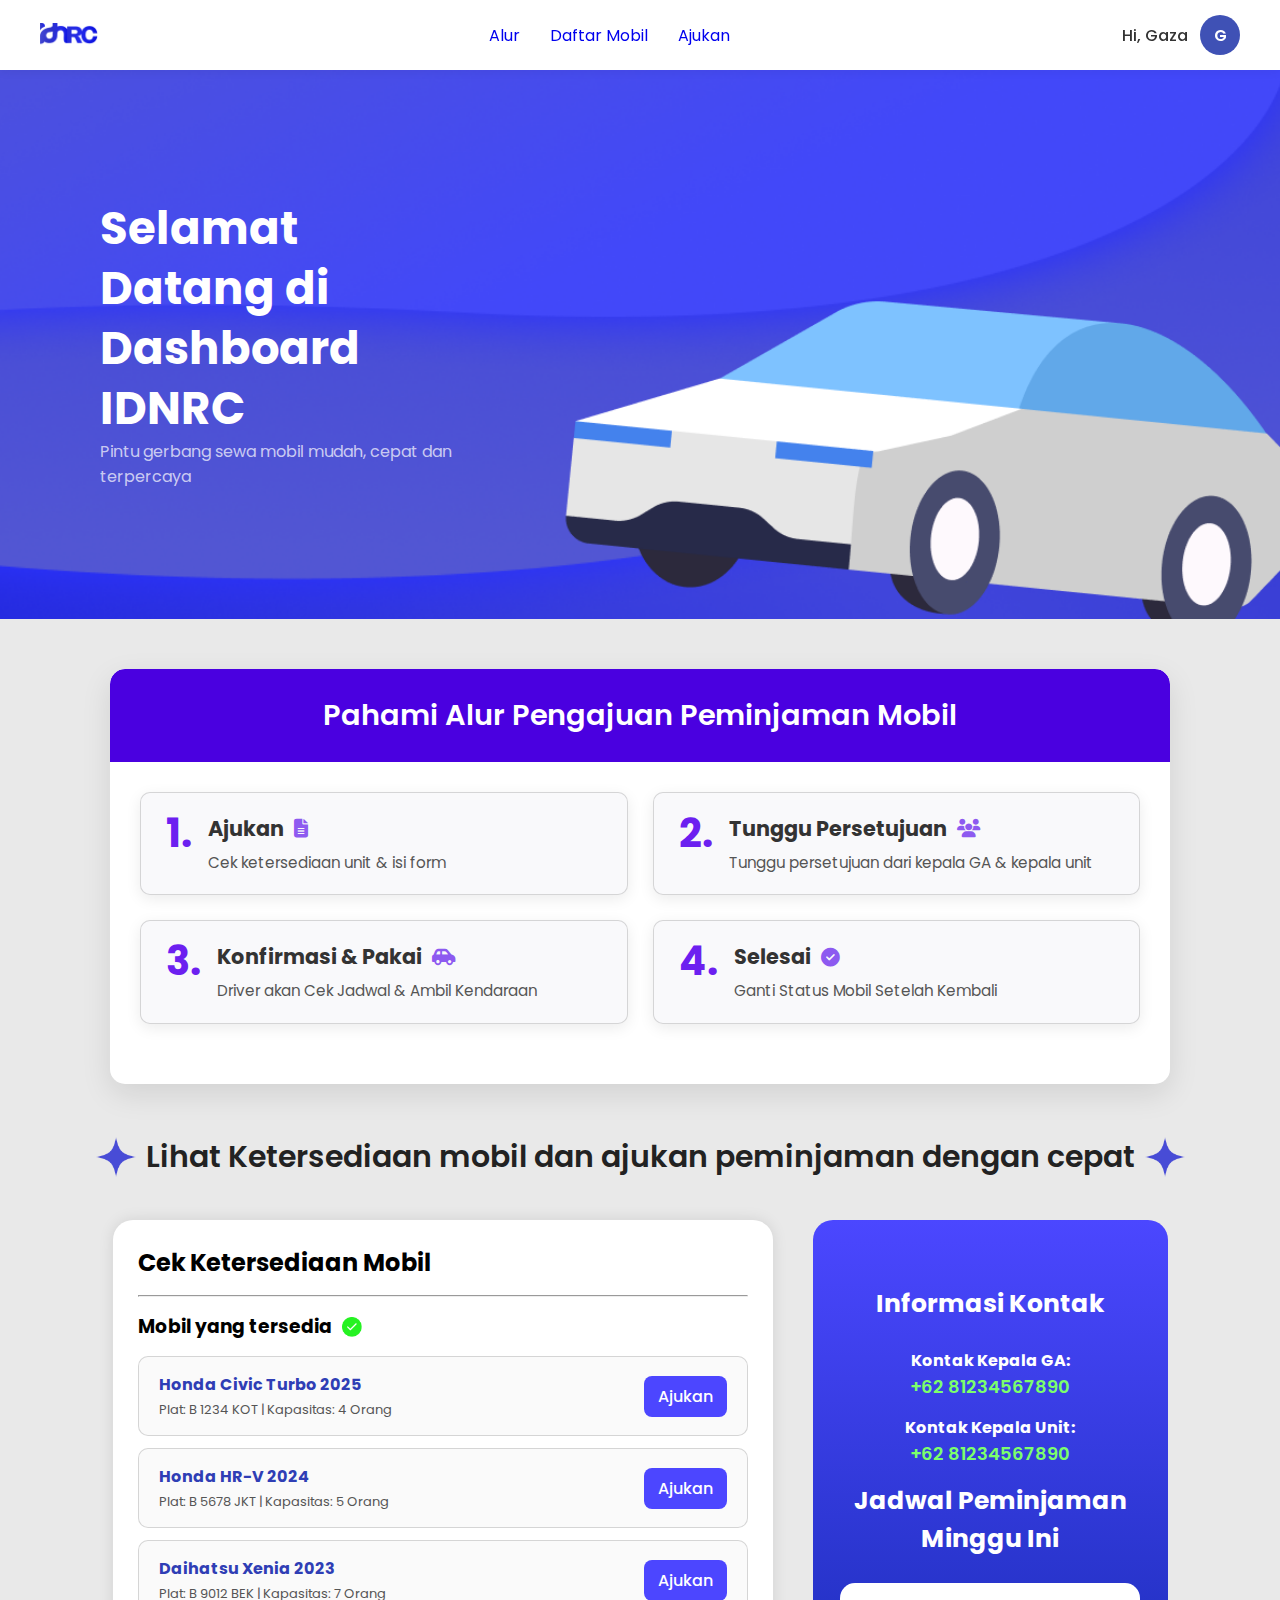
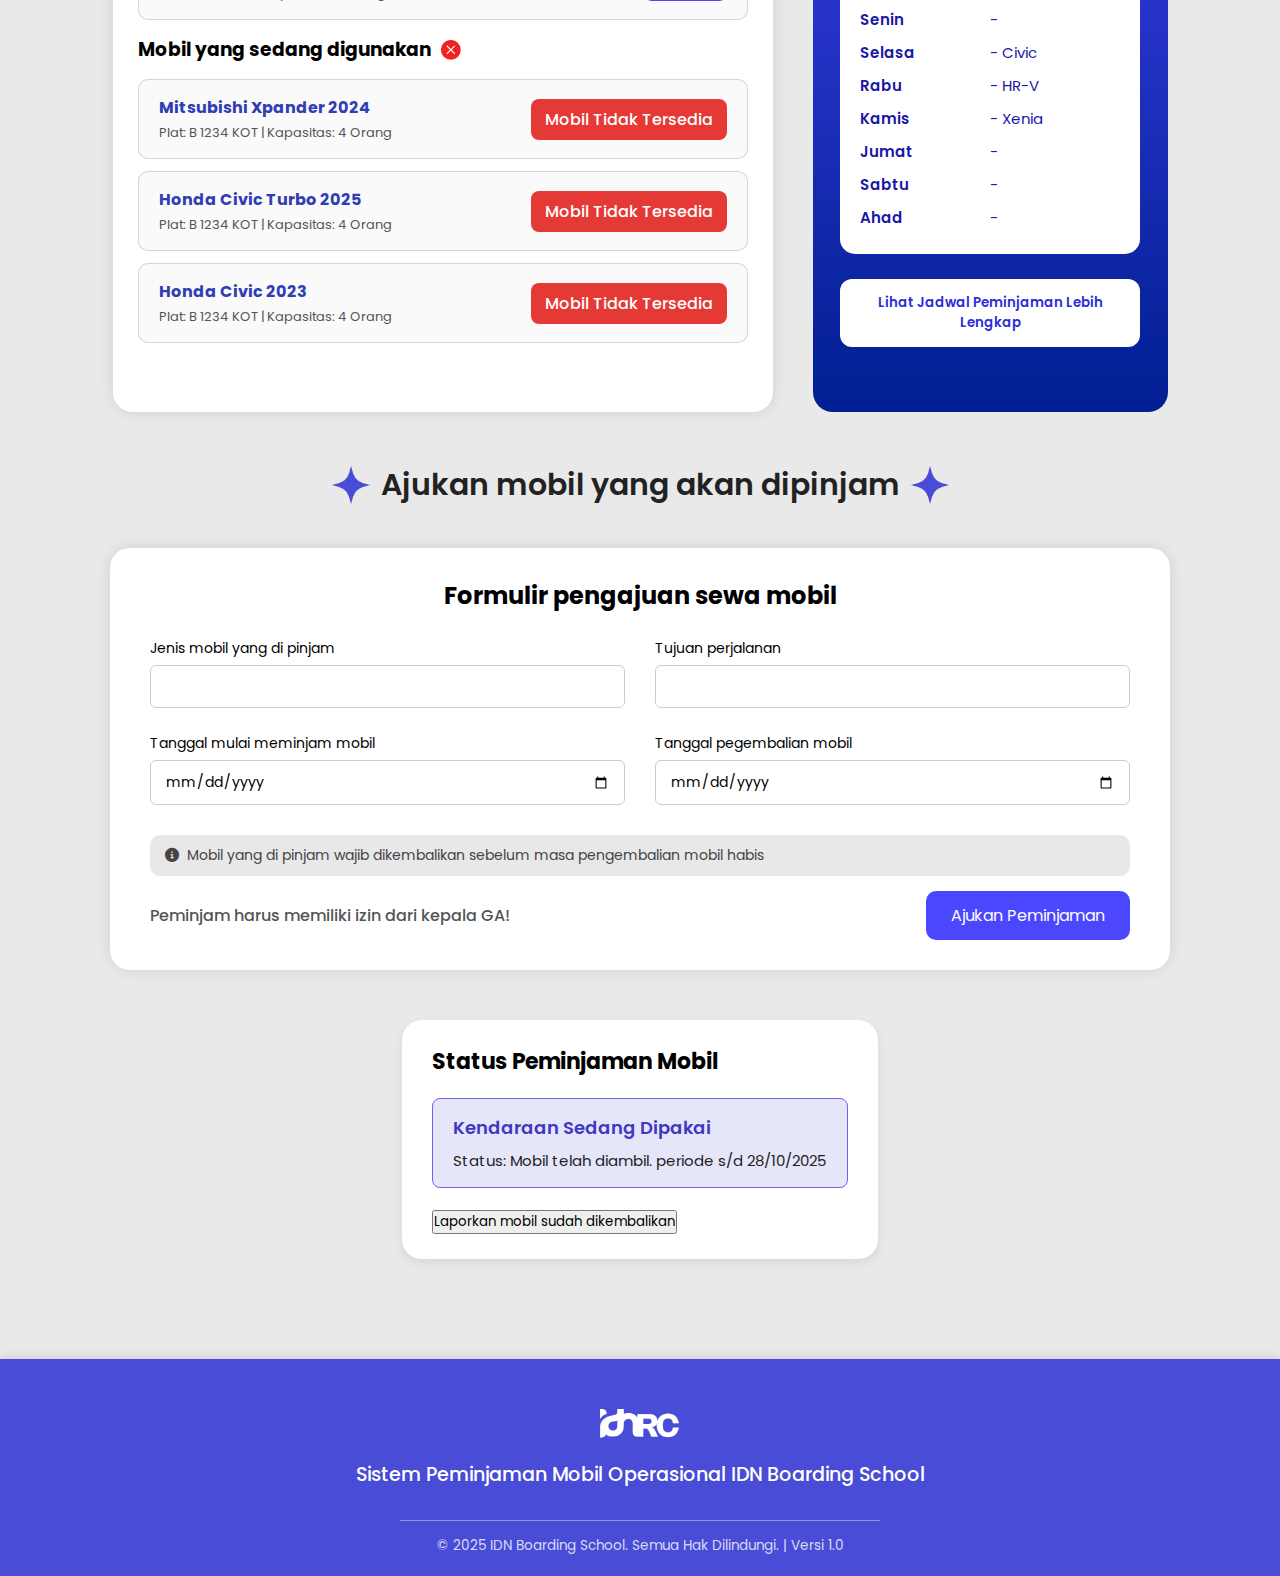
<file: index.html>
<!DOCTYPE html>
<html lang="en">
<head>
    <meta charset="UTF-8">
    <meta name="viewport" content="width=device-width, initial-scale=1.0">
    <title>Dashboard</title>
    <link rel="stylesheet" href="css/dashboard.css">
    <link
    rel="stylesheet"
    href="https://cdnjs.cloudflare.com/ajax/libs/font-awesome/6.5.0/css/all.min.css"
    />

</head>
<body>
    <nav class="navbar">
        <div class="logo">
            <img src="img/logobiru.png" alt="IDNRC">
        </div>
        <div class="links">
            <a href="#alur">Alur</a>
            <a href="#daftar">Daftar Mobil</a>
            <a href="#ajukan">Ajukan</a>
        </div>
        <div class="user">
            <p>Hi, Gaza</p>
            <div class="photoprofile">G</div>
        </div>
    </nav>

    <div class="banner">
        <div class="title">
            <h1>Selamat Datang di Dashboard IDNRC</h1>
            <p>Pintu gerbang sewa mobil mudah, cepat dan terpercaya</p>
        </div>

        <div class="ilustrasi" id="alur">
            <img src="img/mobil.png" alt="">
        </div>
    </div>

    <div class="flow-card-container">
        <div class="flow-card-header">
            <h2>Pahami Alur Pengajuan Peminjaman Mobil</h2>
        </div>
        <div class="flow-steps">
            <div class="flow-step">
                <div class="step-number">1.</div>
                <div class="step-content">
                    <h3>Ajukan <i class="fas fa-file-alt"></i></h3>
                    <p>Cek ketersediaan unit & isi form</p>
                </div>
            </div>
            <div class="flow-step">
                <div class="step-number">2.</div>
                <div class="step-content">
                    <h3>Tunggu Persetujuan <i class="fas fa-users"></i></h3>
                    <p>Tunggu persetujuan dari kepala GA & kepala unit</p>
                </div>
            </div>
            <div class="flow-step">
                <div class="step-number">3.</div>
                <div class="step-content">
                    <h3>Konfirmasi & Pakai <i class="fas fa-car-side"></i></h3>
                    <p>Driver akan Cek Jadwal & Ambil Kendaraan</p>
                </div>
            </div>
            <div class="flow-step">
                <div class="step-number">4.</div>
                <div class="step-content">
                    <h3>Selesai <i class="fas fa-check-circle"></i></h3>
                    <p>Ganti Status Mobil Setelah Kembali</p>
                </div>
            </div>
        </div>
    </div>

    <div class="listtitle" id="daftar">
        <img src="img/star.png" alt="Star">
        <h1>Lihat Ketersediaan mobil dan  ajukan peminjaman dengan cepat</h1>
        <img src="img/star.png" alt="Star">
    </div>

    <div class="dashboard-cards">
        <!-- Card kiri -->
        <div class="card-left">
            <h2>Cek Ketersediaan Mobil</h2>
            <hr>
            <div class="section">
                <div class="title-container">
                    <h3>Mobil yang tersedia</h3>
                    <img src="img/check.png" alt="">
                </div>

            <div class="car-card">
                <div>
                <h4>Honda Civic Turbo 2025</h4>
                <p>Plat: B 1234 KOT | Kapasitas: 4 Orang</p>
                </div>
                <a href="#ajukan" class="btn blue">Ajukan</a>
            </div>

            <div class="car-card">
                <div>
                <h4>Honda HR-V 2024</h4>
                <p>Plat: B 5678 JKT | Kapasitas: 5 Orang</p>
                </div>
                <a href="#ajukan" class="btn blue">Ajukan</a>
            </div>

            <div class="car-card">
                <div>
                <h4>Daihatsu Xenia 2023</h4>
                <p>Plat: B 9012 BEK | Kapasitas: 7 Orang</p>
                </div>
                <a href="#ajukan" class="btn blue">Ajukan</a>
            </div>
            </div>

            <div class="section">
                <div class="title-container">
                    <h3>Mobil yang sedang digunakan</h3>
                    <img src="img/x.png" alt="">
                </div>

            <div class="car-card">
                <div>
                <h4>Mitsubishi Xpander 2024</h4>
                <p>Plat: B 1234 KOT | Kapasitas: 4 Orang</p>
                </div>
                <a href="" class="btn red">Mobil Tidak Tersedia</a>
            </div>

            <div class="car-card">
                <div>
                <h4>Honda Civic Turbo 2025</h4>
                <p>Plat: B 1234 KOT | Kapasitas: 4 Orang</p>
                </div>
                <a href="" class="btn red">Mobil Tidak Tersedia</a>
            </div>
            <div class="car-card">
                <div>
                <h4>Honda Civic 2023</h4>
                <p>Plat: B 1234 KOT | Kapasitas: 4 Orang</p>
                </div>
                <a href="" class="btn red">Mobil Tidak Tersedia</a>
            </div>
            </div>
        </div>

        <!-- Card kanan -->
        <div class="card-right">
            <div class="info-card">
                <h2>Informasi Kontak</h2>

                <div class="contact">
                    <p><strong>Kontak Kepala GA:</strong><br><span>+62 81234567890</span></p>
                    <p><strong>Kontak Kepala Unit:</strong><br><span>+62 81234567890</span></p>
                </div>

                <h2>Jadwal Peminjaman Minggu Ini</h2>

                <div class="schedule">
                    <div class="day">
                    <p>Senin</p><p>-</p>
                    <p>Selasa</p><p>- Civic</p>
                    <p>Rabu</p><p>- HR-V</p>
                    <p>Kamis</p><p>- Xenia</p>
                    <p>Jumat</p><p>-</p>
                    <p>Sabtu</p><p>-</p>
                    <p>Ahad</p><p>-</p>
                    </div>
                </div>

                <button class="schedule-btn">Lihat Jadwal Peminjaman Lebih Lengkap</button>
            </div>
        </div>
    </div>

    <div class="listtitle" id="ajukan">
        <img src="img/star.png" alt="Star">
        <h1>Ajukan mobil yang akan dipinjam</h1>
        <img src="img/star.png" alt="Star">
    </div>

    <div class="form-card">
        <h2>Formulir pengajuan sewa mobil</h2>

        <div class="form-grid">
            <div class="form-group">
                <label>Jenis mobil yang di pinjam</label>
                <input type="text" />
            </div>

            <div class="form-group">
                <label>Tujuan perjalanan</label>
                <input type="text" />
            </div>

            <div class="form-group">
                <label>Tanggal mulai meminjam mobil</label>
                <input type="date" />
            </div>

            <div class="form-group">
                <label>Tanggal pegembalian mobil</label>
                <input type="date" />
            </div>
        </div>

        <div class="note">
            <span class="icon"><i class="fa-solid fa-circle-info"></i></span>
            Mobil yang di pinjam wajib dikembalikan sebelum masa pengembalian mobil habis
        </div>

        <div class="flex">
            <p class="warning">Peminjam harus memiliki izin dari kepala GA!</p>
    
            <div class="submit">
                <button id="ajukanBtn">Ajukan Peminjaman</button>
            </div>
        </div>
    </div>

    <div class="status-card" id="statusCard">
        <h2>Status Peminjaman Mobil</h2>

        <div class="status-box">
            <p class="status-title">Kendaraan Sedang Dipakai</p>
            <p class="status-desc">Status: Mobil telah diambil. periode s/d 28/10/2025</p>
        </div>

        <button class="status-footer" id="laporkanBtn">Laporkan mobil sudah dikembalikan</button>
    </div>

    <footer id="idn-simple-footer">
    <div class="container footer-content-simple">
        <div class="footer-logo-wrapper">
            <img src="img/logo.png" alt="Logo IDNRC" class="footer-logo-img">
        </div>

        <p class="app-title-large">
            Sistem Peminjaman Mobil Operasional IDN Boarding School
        </p>

        <div class="divider-line"></div>

        <p class="copyright-text">
            © 2025 IDN Boarding School. Semua Hak Dilindungi. | Versi 1.0
        </p>
    </div>
</footer>

</body>
</html>

<script>
  const statusCard = document.getElementById('statusCard');
  const ajukanBtn = document.getElementById('ajukanBtn');
  const laporkanBtn = document.getElementById('laporkanBtn');

  ajukanBtn.addEventListener('click', function() {
    statusCard.style.display = 'block'; // tampilkan card
  });

  laporkanBtn.addEventListener('click', function() {
    statusCard.style.display = 'none'; // sembunyikan card
  });
</script>
</file>
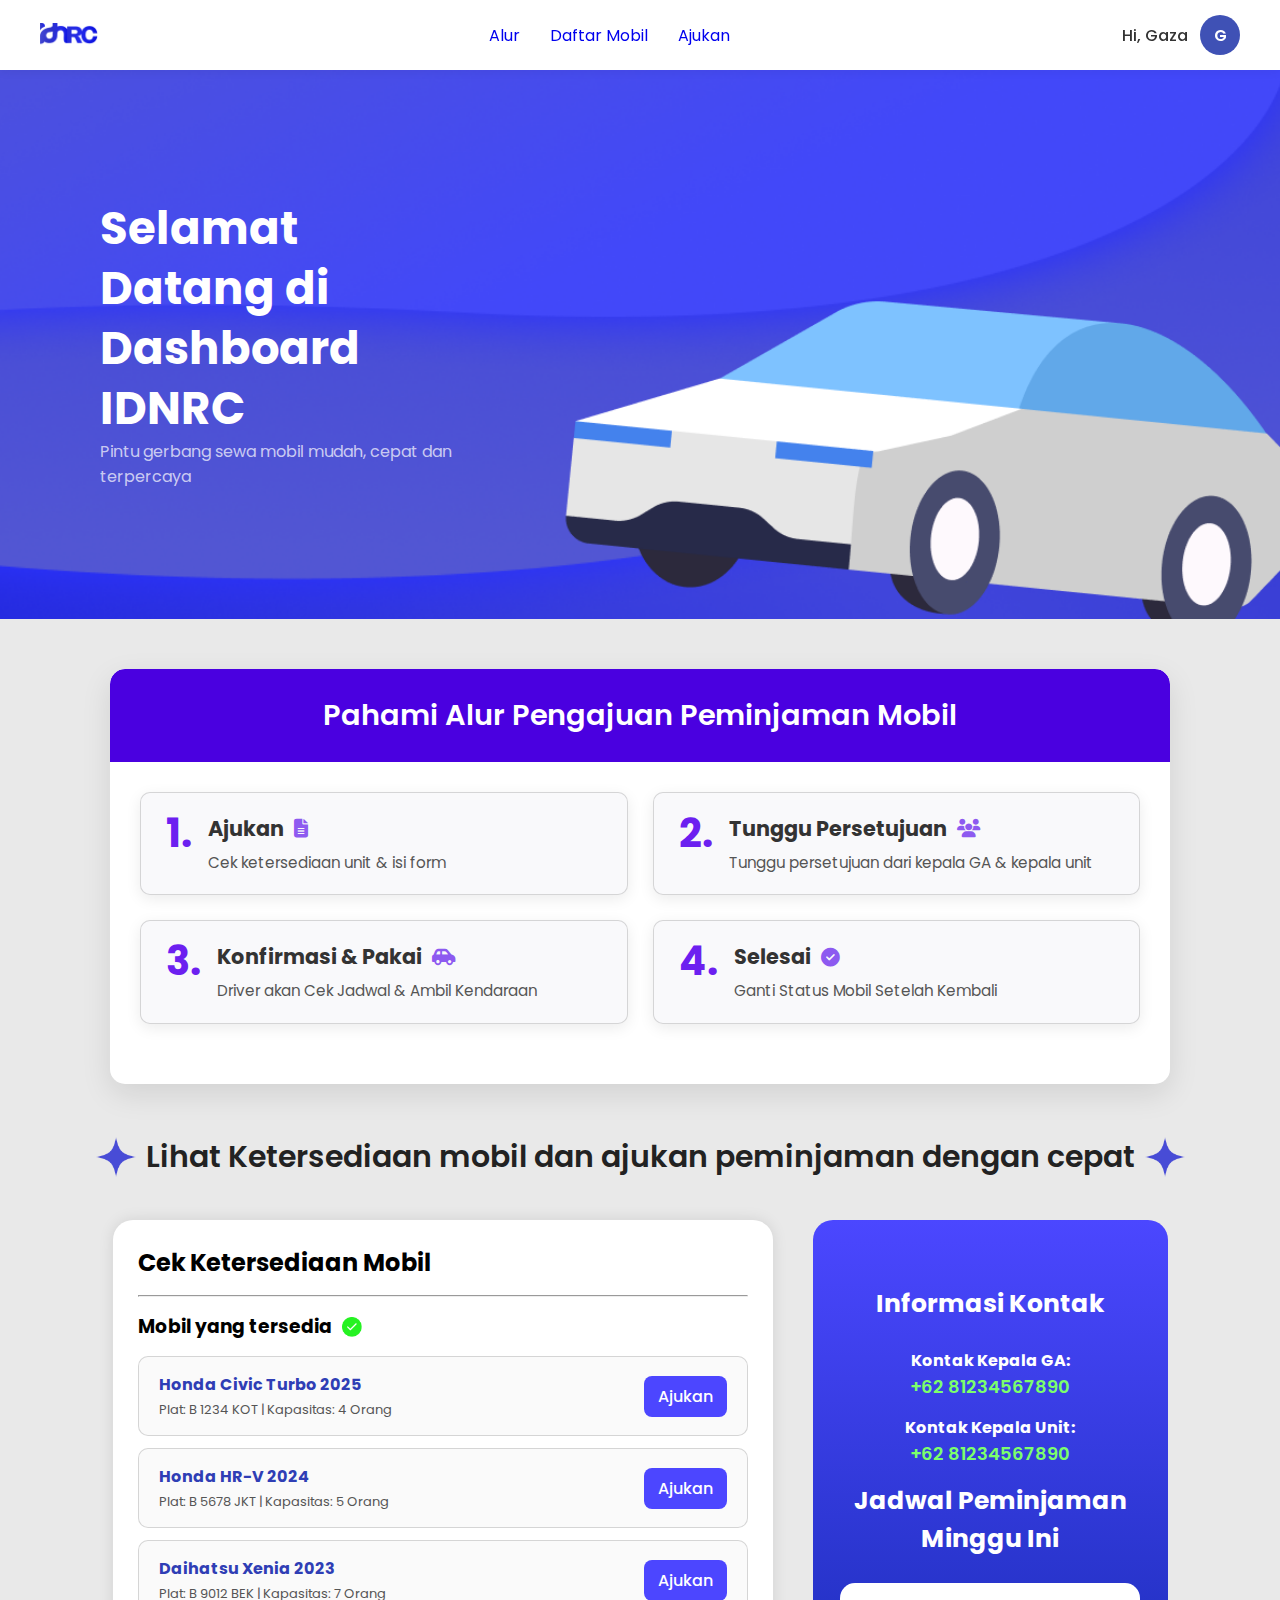
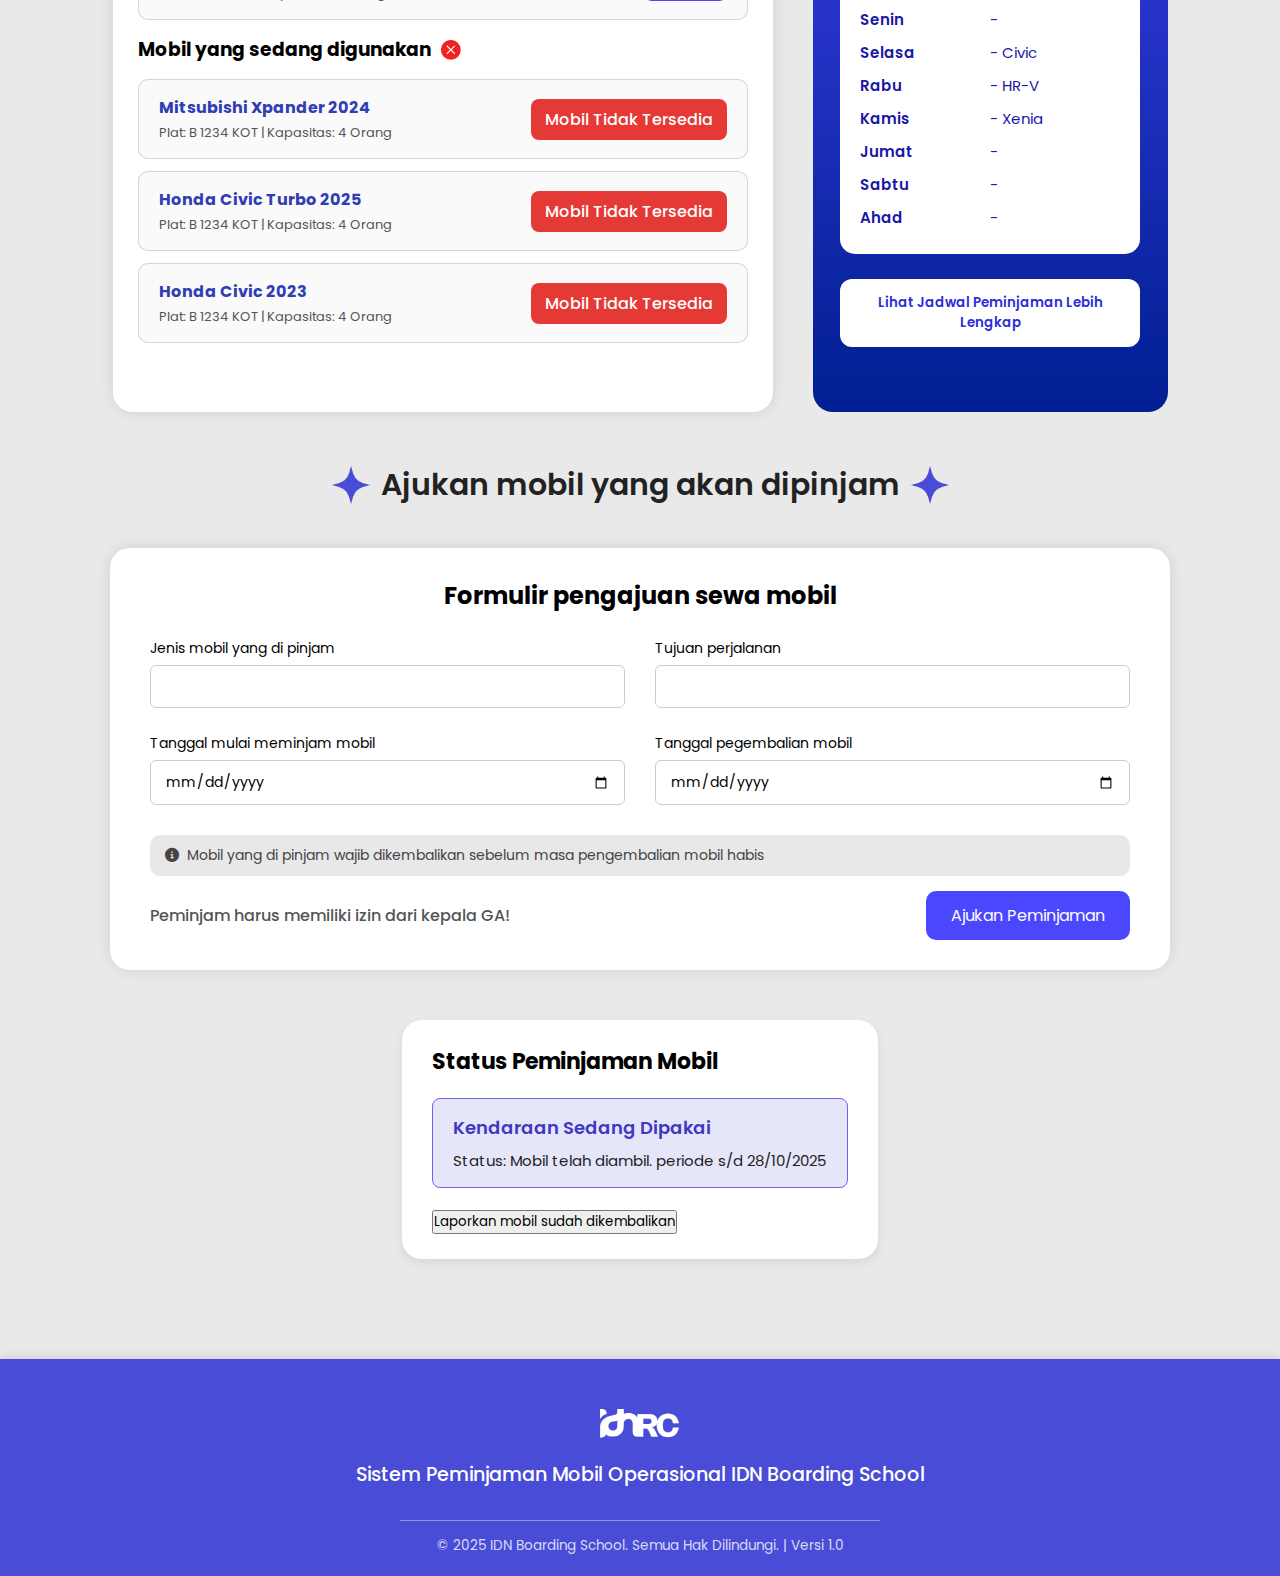
<file: dashboard.html>
<!DOCTYPE html>
<html lang="en">
<head>
    <meta charset="UTF-8">
    <meta name="viewport" content="width=device-width, initial-scale=1.0">
    <title>Dashboard</title>
    <link rel="stylesheet" href="css/dashboard.css">
    <link
    rel="stylesheet"
    href="https://cdnjs.cloudflare.com/ajax/libs/font-awesome/6.5.0/css/all.min.css"
    />

</head>
<body>
    <nav class="navbar">
        <div class="logo">
            <img src="../img/logobiru.png" alt="IDNRC">
        </div>
        <div class="links">
            <a href="#alur">Alur</a>
            <a href="#daftar">Daftar Mobil</a>
            <a href="#ajukan">Ajukan</a>
        </div>
        <div class="user">
            <p>Hi, Gaza</p>
            <div class="photoprofile">G</div>
        </div>
    </nav>

    <div class="banner">
        <div class="title">
            <h1>Selamat Datang di Dashboard IDNRC</h1>
            <p>Pintu gerbang sewa mobil mudah, cepat dan terpercaya</p>
        </div>

        <div class="ilustrasi" id="alur">
            <img src="../img/mobil.png" alt="">
        </div>
    </div>

    <div class="flow-card-container">
        <div class="flow-card-header">
            <h2>Pahami Alur Pengajuan Peminjaman Mobil</h2>
        </div>
        <div class="flow-steps">
            <div class="flow-step">
                <div class="step-number">1.</div>
                <div class="step-content">
                    <h3>Ajukan <i class="fas fa-file-alt"></i></h3>
                    <p>Cek ketersediaan unit & isi form</p>
                </div>
            </div>
            <div class="flow-step">
                <div class="step-number">2.</div>
                <div class="step-content">
                    <h3>Tunggu Persetujuan <i class="fas fa-users"></i></h3>
                    <p>Tunggu persetujuan dari kepala GA & kepala unit</p>
                </div>
            </div>
            <div class="flow-step">
                <div class="step-number">3.</div>
                <div class="step-content">
                    <h3>Konfirmasi & Pakai <i class="fas fa-car-side"></i></h3>
                    <p>Driver akan Cek Jadwal & Ambil Kendaraan</p>
                </div>
            </div>
            <div class="flow-step">
                <div class="step-number">4.</div>
                <div class="step-content">
                    <h3>Selesai <i class="fas fa-check-circle"></i></h3>
                    <p>Ganti Status Mobil Setelah Kembali</p>
                </div>
            </div>
        </div>
    </div>

    <div class="listtitle" id="daftar">
        <img src="../img/star.png" alt="Star">
        <h1>Lihat Ketersediaan mobil dan  ajukan peminjaman dengan cepat</h1>
        <img src="../img/star.png" alt="Star">
    </div>

    <div class="dashboard-cards">
        <!-- Card kiri -->
        <div class="card-left">
            <h2>Cek Ketersediaan Mobil</h2>
            <hr>
            <div class="section">
                <div class="title-container">
                    <h3>Mobil yang tersedia</h3>
                    <img src="../img/check.png" alt="">
                </div>

            <div class="car-card">
                <div>
                <h4>Honda Civic Turbo 2025</h4>
                <p>Plat: B 1234 KOT | Kapasitas: 4 Orang</p>
                </div>
                <a href="#ajukan" class="btn blue">Ajukan</a>
            </div>

            <div class="car-card">
                <div>
                <h4>Honda HR-V 2024</h4>
                <p>Plat: B 5678 JKT | Kapasitas: 5 Orang</p>
                </div>
                <a href="#ajukan" class="btn blue">Ajukan</a>
            </div>

            <div class="car-card">
                <div>
                <h4>Daihatsu Xenia 2023</h4>
                <p>Plat: B 9012 BEK | Kapasitas: 7 Orang</p>
                </div>
                <a href="#ajukan" class="btn blue">Ajukan</a>
            </div>
            </div>

            <div class="section">
                <div class="title-container">
                    <h3>Mobil yang sedang digunakan</h3>
                    <img src="../img/x.png" alt="">
                </div>

            <div class="car-card">
                <div>
                <h4>Mitsubishi Xpander 2024</h4>
                <p>Plat: B 1234 KOT | Kapasitas: 4 Orang</p>
                </div>
                <a href="" class="btn red">Mobil Tidak Tersedia</a>
            </div>

            <div class="car-card">
                <div>
                <h4>Honda Civic Turbo 2025</h4>
                <p>Plat: B 1234 KOT | Kapasitas: 4 Orang</p>
                </div>
                <a href="" class="btn red">Mobil Tidak Tersedia</a>
            </div>
            <div class="car-card">
                <div>
                <h4>Honda Civic 2023</h4>
                <p>Plat: B 1234 KOT | Kapasitas: 4 Orang</p>
                </div>
                <a href="" class="btn red">Mobil Tidak Tersedia</a>
            </div>
            </div>
        </div>

        <!-- Card kanan -->
        <div class="card-right">
            <div class="info-card">
                <h2>Informasi Kontak</h2>

                <div class="contact">
                    <p><strong>Kontak Kepala GA:</strong><br><span>+62 81234567890</span></p>
                    <p><strong>Kontak Kepala Unit:</strong><br><span>+62 81234567890</span></p>
                </div>

                <h2>Jadwal Peminjaman Minggu Ini</h2>

                <div class="schedule">
                    <div class="day">
                    <p>Senin</p><p>-</p>
                    <p>Selasa</p><p>- Civic</p>
                    <p>Rabu</p><p>- HR-V</p>
                    <p>Kamis</p><p>- Xenia</p>
                    <p>Jumat</p><p>-</p>
                    <p>Sabtu</p><p>-</p>
                    <p>Ahad</p><p>-</p>
                    </div>
                </div>

                <button class="schedule-btn">Lihat Jadwal Peminjaman Lebih Lengkap</button>
            </div>
        </div>
    </div>

    <div class="listtitle" id="ajukan">
        <img src="../img/star.png" alt="Star">
        <h1>Ajukan mobil yang akan dipinjam</h1>
        <img src="../img/star.png" alt="Star">
    </div>

    <div class="form-card">
        <h2>Formulir pengajuan sewa mobil</h2>

        <div class="form-grid">
            <div class="form-group">
                <label>Jenis mobil yang di pinjam</label>
                <input type="text" />
            </div>

            <div class="form-group">
                <label>Tujuan perjalanan</label>
                <input type="text" />
            </div>

            <div class="form-group">
                <label>Tanggal mulai meminjam mobil</label>
                <input type="date" />
            </div>

            <div class="form-group">
                <label>Tanggal pegembalian mobil</label>
                <input type="date" />
            </div>
        </div>

        <div class="note">
            <span class="icon"><i class="fa-solid fa-circle-info"></i></span>
            Mobil yang di pinjam wajib dikembalikan sebelum masa pengembalian mobil habis
        </div>

        <div class="flex">
            <p class="warning">Peminjam harus memiliki izin dari kepala GA!</p>
    
            <div class="submit">
                <button id="ajukanBtn">Ajukan Peminjaman</button>
            </div>
        </div>
    </div>

    <div class="status-card" id="statusCard">
        <h2>Status Peminjaman Mobil</h2>

        <div class="status-box">
            <p class="status-title">Kendaraan Sedang Dipakai</p>
            <p class="status-desc">Status: Mobil telah diambil. periode s/d 28/10/2025</p>
        </div>

        <button class="status-footer" id="laporkanBtn">Laporkan mobil sudah dikembalikan</button>
    </div>

    <footer id="idn-simple-footer">
    <div class="container footer-content-simple">
        <div class="footer-logo-wrapper">
            <img src="../img/logo.png" alt="Logo IDNRC" class="footer-logo-img">
        </div>

        <p class="app-title-large">
            Sistem Peminjaman Mobil Operasional IDN Boarding School
        </p>

        <div class="divider-line"></div>

        <p class="copyright-text">
            © 2025 IDN Boarding School. Semua Hak Dilindungi. | Versi 1.0
        </p>
    </div>
</footer>

</body>
</html>

<script>
  const statusCard = document.getElementById('statusCard');
  const ajukanBtn = document.getElementById('ajukanBtn');
  const laporkanBtn = document.getElementById('laporkanBtn');

  ajukanBtn.addEventListener('click', function() {
    statusCard.style.display = 'block'; // tampilkan card
  });

  laporkanBtn.addEventListener('click', function() {
    statusCard.style.display = 'none'; // sembunyikan card
  });
</script>
</file>
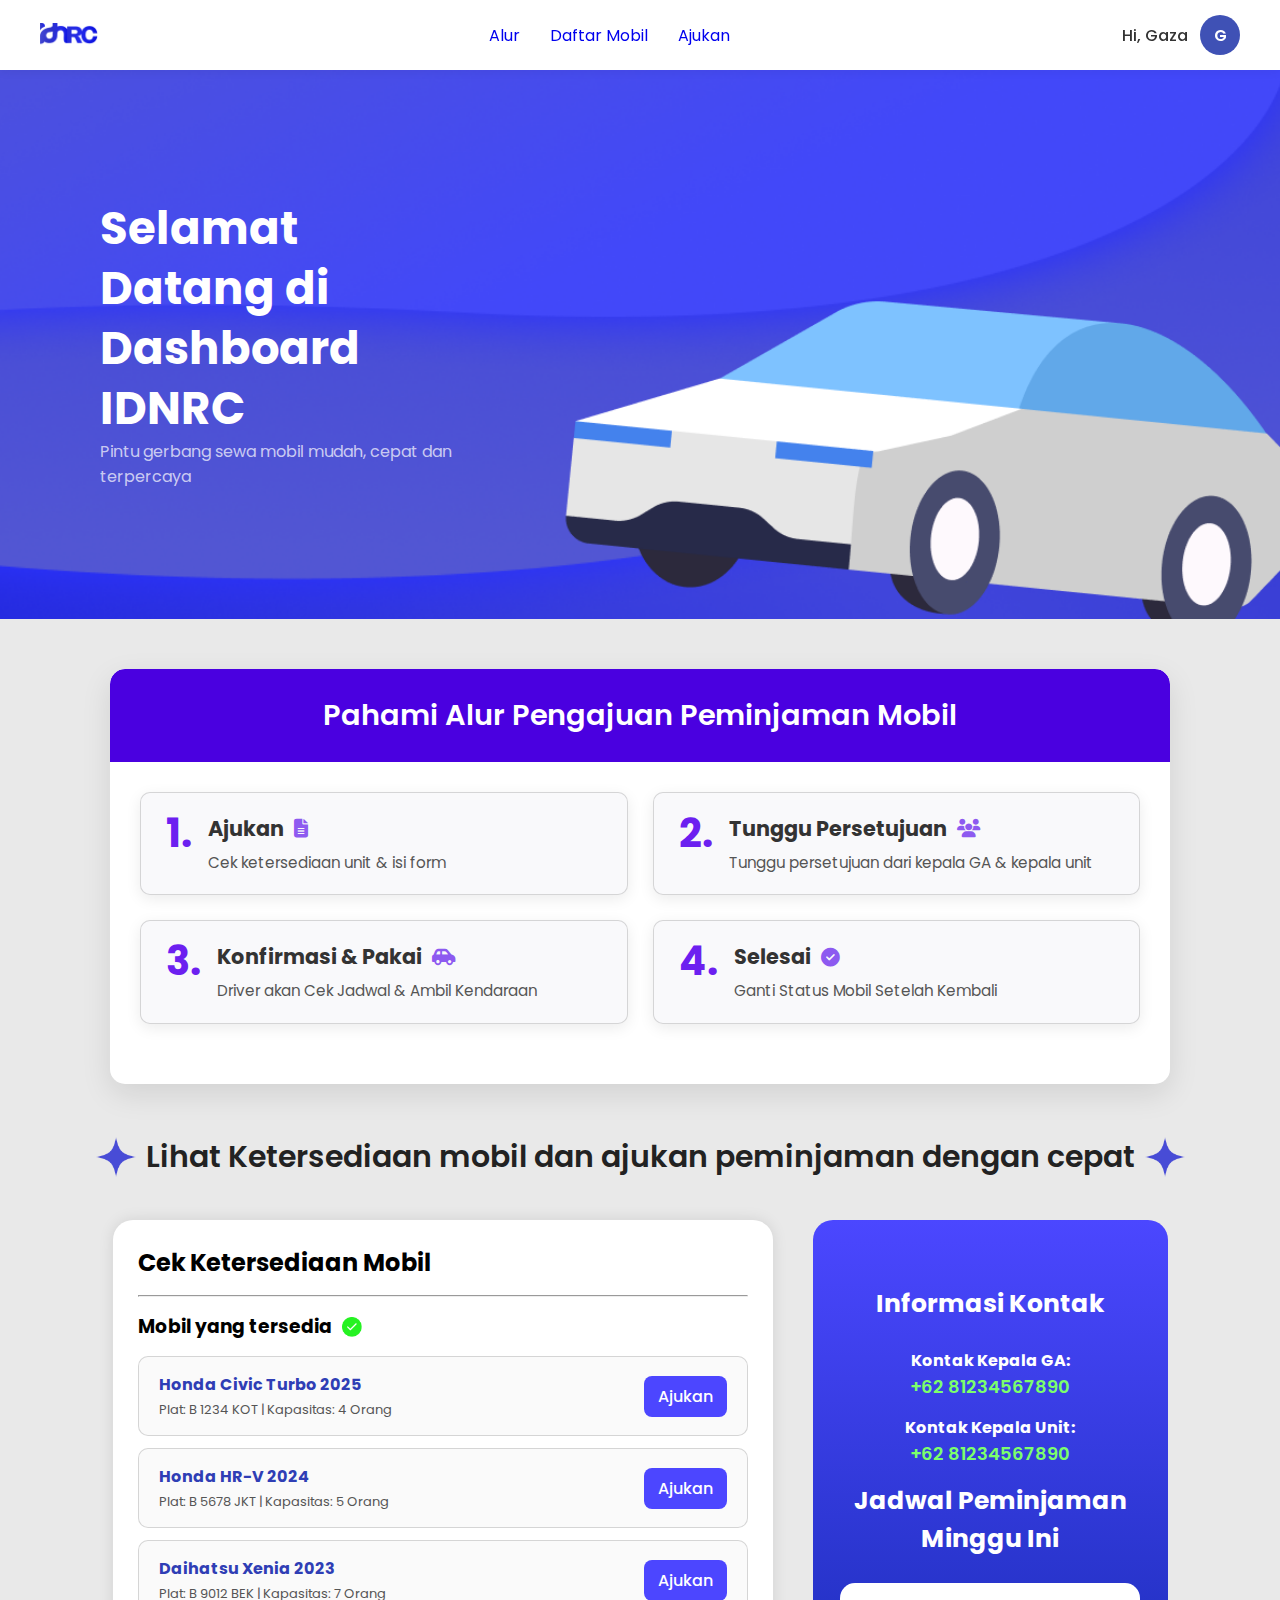
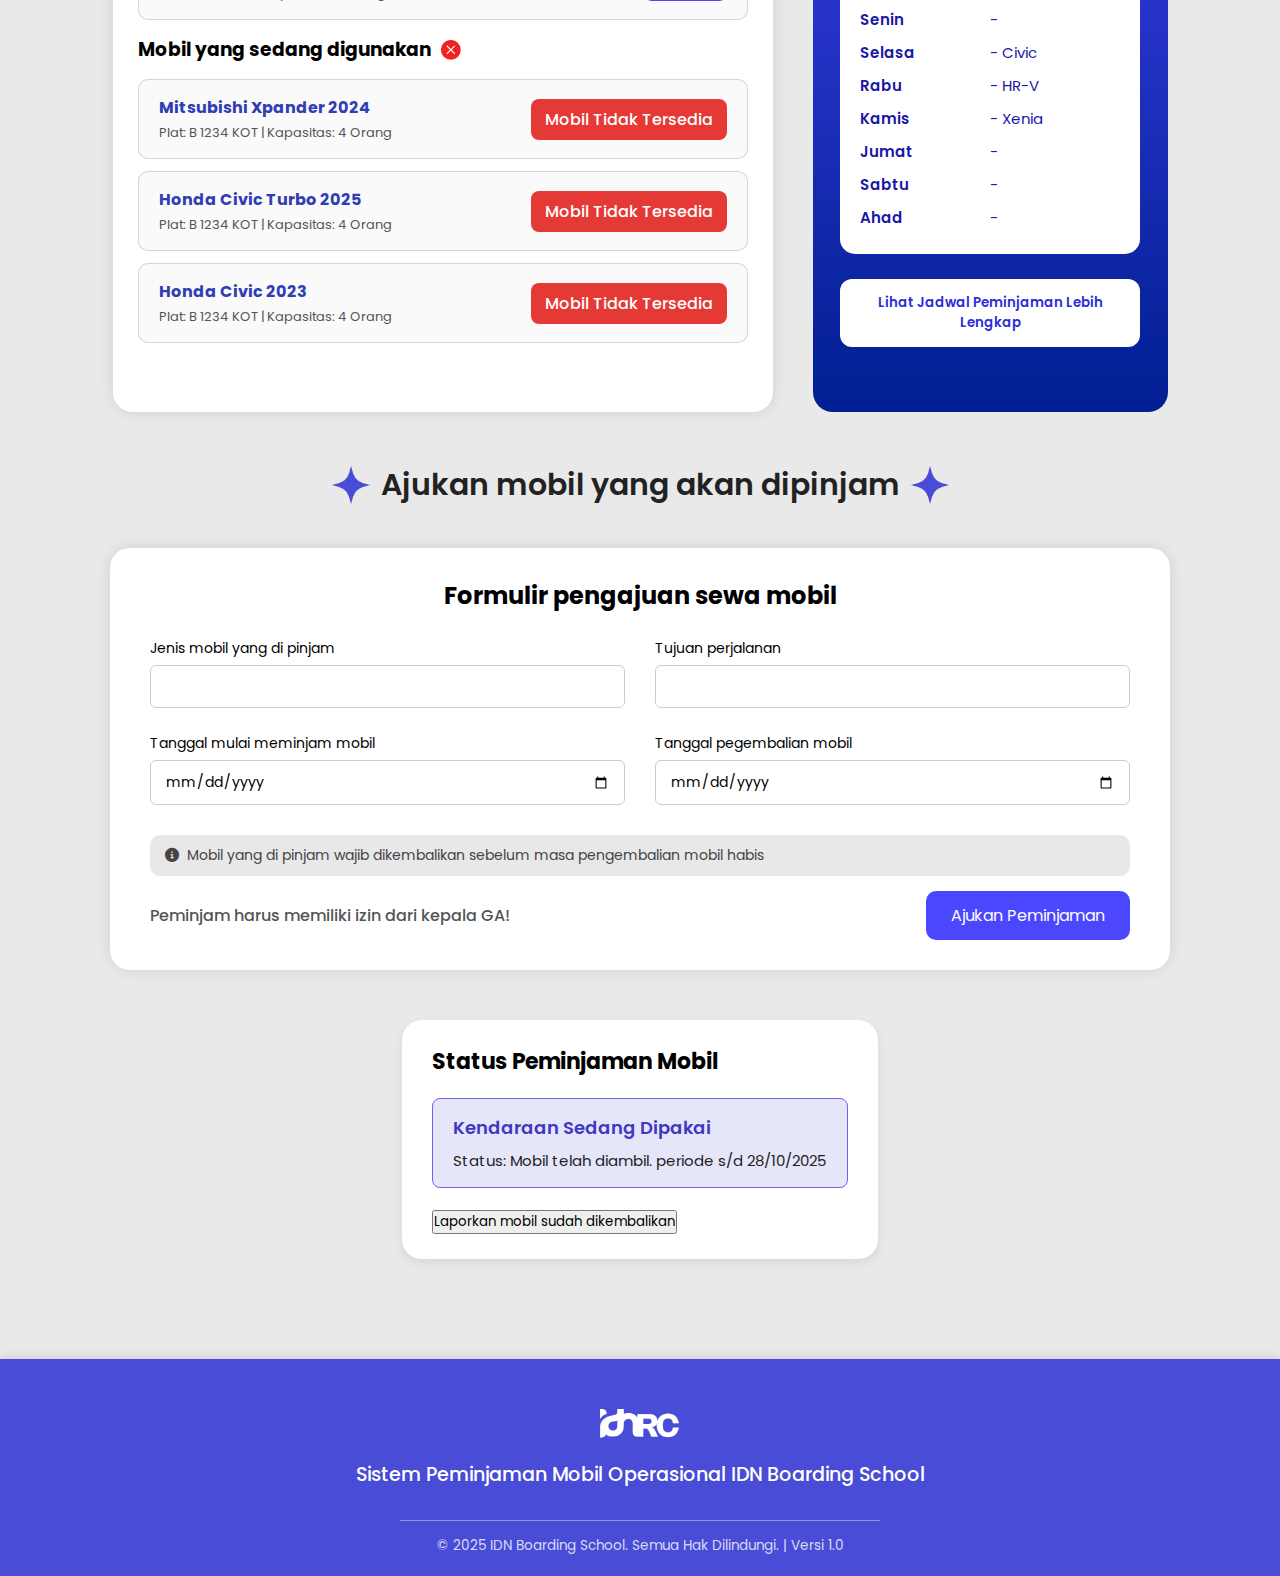
<file: html/dashboard.html>
<!DOCTYPE html>
<html lang="en">
<head>
    <meta charset="UTF-8">
    <meta name="viewport" content="width=device-width, initial-scale=1.0">
    <title>Dashboard</title>
    <link rel="stylesheet" href="../css/dashboard.css">
    <link
    rel="stylesheet"
    href="https://cdnjs.cloudflare.com/ajax/libs/font-awesome/6.5.0/css/all.min.css"
    />

</head>
<body>
    <nav class="navbar">
        <div class="logo">
            <img src="../img/logobiru.png" alt="IDNRC">
        </div>
        <div class="links">
            <a href="#alur">Alur</a>
            <a href="#daftar">Daftar Mobil</a>
            <a href="#ajukan">Ajukan</a>
        </div>
        <div class="user">
            <p>Hi, Gaza</p>
            <div class="photoprofile">G</div>
        </div>
    </nav>

    <div class="banner">
        <div class="title">
            <h1>Selamat Datang di Dashboard IDNRC</h1>
            <p>Pintu gerbang sewa mobil mudah, cepat dan terpercaya</p>
        </div>

        <div class="ilustrasi" id="alur">
            <img src="../img/mobil.png" alt="">
        </div>
    </div>

    <div class="flow-card-container">
        <div class="flow-card-header">
            <h2>Pahami Alur Pengajuan Peminjaman Mobil</h2>
        </div>
        <div class="flow-steps">
            <div class="flow-step">
                <div class="step-number">1.</div>
                <div class="step-content">
                    <h3>Ajukan <i class="fas fa-file-alt"></i></h3>
                    <p>Cek ketersediaan unit & isi form</p>
                </div>
            </div>
            <div class="flow-step">
                <div class="step-number">2.</div>
                <div class="step-content">
                    <h3>Tunggu Persetujuan <i class="fas fa-users"></i></h3>
                    <p>Tunggu persetujuan dari kepala GA & kepala unit</p>
                </div>
            </div>
            <div class="flow-step">
                <div class="step-number">3.</div>
                <div class="step-content">
                    <h3>Konfirmasi & Pakai <i class="fas fa-car-side"></i></h3>
                    <p>Driver akan Cek Jadwal & Ambil Kendaraan</p>
                </div>
            </div>
            <div class="flow-step">
                <div class="step-number">4.</div>
                <div class="step-content">
                    <h3>Selesai <i class="fas fa-check-circle"></i></h3>
                    <p>Ganti Status Mobil Setelah Kembali</p>
                </div>
            </div>
        </div>
    </div>

    <div class="listtitle" id="daftar">
        <img src="../img/star.png" alt="Star">
        <h1>Lihat Ketersediaan mobil dan  ajukan peminjaman dengan cepat</h1>
        <img src="../img/star.png" alt="Star">
    </div>

    <div class="dashboard-cards">
        <!-- Card kiri -->
        <div class="card-left">
            <h2>Cek Ketersediaan Mobil</h2>
            <hr>
            <div class="section">
                <div class="title-container">
                    <h3>Mobil yang tersedia</h3>
                    <img src="../img/check.png" alt="">
                </div>

            <div class="car-card">
                <div>
                <h4>Honda Civic Turbo 2025</h4>
                <p>Plat: B 1234 KOT | Kapasitas: 4 Orang</p>
                </div>
                <a href="#ajukan" class="btn blue">Ajukan</a>
            </div>

            <div class="car-card">
                <div>
                <h4>Honda HR-V 2024</h4>
                <p>Plat: B 5678 JKT | Kapasitas: 5 Orang</p>
                </div>
                <a href="#ajukan" class="btn blue">Ajukan</a>
            </div>

            <div class="car-card">
                <div>
                <h4>Daihatsu Xenia 2023</h4>
                <p>Plat: B 9012 BEK | Kapasitas: 7 Orang</p>
                </div>
                <a href="#ajukan" class="btn blue">Ajukan</a>
            </div>
            </div>

            <div class="section">
                <div class="title-container">
                    <h3>Mobil yang sedang digunakan</h3>
                    <img src="../img/x.png" alt="">
                </div>

            <div class="car-card">
                <div>
                <h4>Mitsubishi Xpander 2024</h4>
                <p>Plat: B 1234 KOT | Kapasitas: 4 Orang</p>
                </div>
                <a href="" class="btn red">Mobil Tidak Tersedia</a>
            </div>

            <div class="car-card">
                <div>
                <h4>Honda Civic Turbo 2025</h4>
                <p>Plat: B 1234 KOT | Kapasitas: 4 Orang</p>
                </div>
                <a href="" class="btn red">Mobil Tidak Tersedia</a>
            </div>
            <div class="car-card">
                <div>
                <h4>Honda Civic 2023</h4>
                <p>Plat: B 1234 KOT | Kapasitas: 4 Orang</p>
                </div>
                <a href="" class="btn red">Mobil Tidak Tersedia</a>
            </div>
            </div>
        </div>

        <!-- Card kanan -->
        <div class="card-right">
            <div class="info-card">
                <h2>Informasi Kontak</h2>

                <div class="contact">
                    <p><strong>Kontak Kepala GA:</strong><br><span>+62 81234567890</span></p>
                    <p><strong>Kontak Kepala Unit:</strong><br><span>+62 81234567890</span></p>
                </div>

                <h2>Jadwal Peminjaman Minggu Ini</h2>

                <div class="schedule">
                    <div class="day">
                    <p>Senin</p><p>-</p>
                    <p>Selasa</p><p>- Civic</p>
                    <p>Rabu</p><p>- HR-V</p>
                    <p>Kamis</p><p>- Xenia</p>
                    <p>Jumat</p><p>-</p>
                    <p>Sabtu</p><p>-</p>
                    <p>Ahad</p><p>-</p>
                    </div>
                </div>

                <button class="schedule-btn">Lihat Jadwal Peminjaman Lebih Lengkap</button>
            </div>
        </div>
    </div>

    <div class="listtitle" id="ajukan">
        <img src="../img/star.png" alt="Star">
        <h1>Ajukan mobil yang akan dipinjam</h1>
        <img src="../img/star.png" alt="Star">
    </div>

    <div class="form-card">
        <h2>Formulir pengajuan sewa mobil</h2>

        <div class="form-grid">
            <div class="form-group">
                <label>Jenis mobil yang di pinjam</label>
                <input type="text" />
            </div>

            <div class="form-group">
                <label>Tujuan perjalanan</label>
                <input type="text" />
            </div>

            <div class="form-group">
                <label>Tanggal mulai meminjam mobil</label>
                <input type="date" />
            </div>

            <div class="form-group">
                <label>Tanggal pegembalian mobil</label>
                <input type="date" />
            </div>
        </div>

        <div class="note">
            <span class="icon"><i class="fa-solid fa-circle-info"></i></span>
            Mobil yang di pinjam wajib dikembalikan sebelum masa pengembalian mobil habis
        </div>

        <div class="flex">
            <p class="warning">Peminjam harus memiliki izin dari kepala GA!</p>
    
            <div class="submit">
                <button id="ajukanBtn">Ajukan Peminjaman</button>
            </div>
        </div>
    </div>

    <div class="status-card" id="statusCard">
        <h2>Status Peminjaman Mobil</h2>

        <div class="status-box">
            <p class="status-title">Kendaraan Sedang Dipakai</p>
            <p class="status-desc">Status: Mobil telah diambil. periode s/d 28/10/2025</p>
        </div>

        <button class="status-footer" id="laporkanBtn">Laporkan mobil sudah dikembalikan</button>
    </div>

    <footer id="idn-simple-footer">
    <div class="container footer-content-simple">
        <div class="footer-logo-wrapper">
            <img src="../img/logo.png" alt="Logo IDNRC" class="footer-logo-img">
        </div>

        <p class="app-title-large">
            Sistem Peminjaman Mobil Operasional IDN Boarding School
        </p>

        <div class="divider-line"></div>

        <p class="copyright-text">
            © 2025 IDN Boarding School. Semua Hak Dilindungi. | Versi 1.0
        </p>
    </div>
</footer>

</body>
</html>

<script>
  const statusCard = document.getElementById('statusCard');
  const ajukanBtn = document.getElementById('ajukanBtn');
  const laporkanBtn = document.getElementById('laporkanBtn');

  ajukanBtn.addEventListener('click', function() {
    statusCard.style.display = 'block'; // tampilkan card
  });

  laporkanBtn.addEventListener('click', function() {
    statusCard.style.display = 'none'; // sembunyikan card
  });
</script>
</file>
<file: css/dashboard.css>
@import url('https://fonts.googleapis.com/css2?family=Poppins:wght@400;600&display=swap');

* {
  margin: 0;
  padding: 0;
  box-sizing: border-box;
  font-family: 'Poppins', sans-serif;
  scroll-behavior: smooth;
}

body {
  background: #e9e9e9;
  display: flex;
  flex-direction: column; 
  align-items: center;
  padding-top: 70px; 
  min-height: 100vh;
}

.navbar {
  width: 100%;
  height: 70px;
  background: #ffffff;
  box-shadow: 0 2px 10px rgba(0,0,0,0.05);
  display: flex;
  align-items: center;
  justify-content: space-between;
  padding: 0 40px;
  position: fixed;
  top: 0;
  left: 0;
  z-index: 1000;
}

.links {
  display: flex;
  gap: 30px;
}

.links a {
  text-decoration: none;

}

.logo img {
  display: flex;
  align-items: center;
  height: 25px;
}

.user {
  display: flex;
  align-items: center;
  gap: 12px;
}

.user p {
  font-size: 1rem;
  font-weight: 500;
  color: #333;
  margin: 0;
}

.photoprofile {
  width: 40px;
  height: 40px;
  background-color: #3f51b5;
  color: white;
  border-radius: 50%;
  display: flex;
  align-items: center;
  justify-content: center;
  font-weight: 600;
  font-size: 1rem;
  cursor: pointer;
}

.banner {
    width: 100%;
    min-height: 40%;
    background: url('../img/bgdashboard.png') center/cover;
    color: white;
    display: flex;
    justify-content: space-between;
    padding: 100px;
    margin-bottom: 50px;
}

.banner .title {
    display: flex;
    flex-direction: column;
    justify-content: center;
    text-align: left;
    max-width: 40rem;
}

.title h1 {
    font-size: 45px;
    font-weight: bolder;
    line-height: 60px;
}

.title p {
    color: #ffffffb6;
}

.ilustrasi {
    display: flex;
    position: relative;
    top: 100px;
    left: 100px;
}

.ilustrasi img {
    width: 45rem;
}

.flow-card-container {
    background-color: #ffffff;
    border-radius: 15px;
    box-shadow: 0 10px 30px rgba(0, 0, 0, 0.1);
    width: 100%;
    max-width: 1060px;
    overflow: hidden;
    padding-bottom: 30px; /* Padding di bawah untuk konten */
}

.flow-card-header {
    background-color: #4A00E0; /* Warna ungu gelap */
    color: #ffffff;
    padding: 25px 30px;
    text-align: center;
    border-top-left-radius: 15px;
    border-top-right-radius: 15px;
}

.flow-card-header h2 {
    margin: 0;
    font-size: 1.8em;
    font-weight: 600;
}

.flow-steps {
    display: grid;
    grid-template-columns: 1fr; /* Default ke satu kolom untuk mobile */
    gap: 25px;
    padding: 30px;
}

.flow-step {
    background-color: #f9f9fb;
    border-radius: 10px;
    padding: 20px 25px;
    display: flex;
    align-items: flex-start;
    box-shadow: 0 4px 15px rgba(0, 0, 0, 0.08);
    transition: transform 0.2s ease-in-out, box-shadow 0.2s ease-in-out;
    border: #00000025 solid 1px;
}

.flow-step:hover {
    transform: translateY(-5px);
    box-shadow: 0 8px 25px rgba(0, 0, 0, 0.12);
}

.step-number {
    font-size: 2.5em;
    font-weight: 700;
    color: #6C20F0; /* Warna ungu yang lebih terang */
    margin-right: 15px;
    line-height: 1;
}

.step-content h3 {
    margin-top: 0;
    margin-bottom: 8px;
    font-size: 1.3em;
    color: #333;
    display: flex;
    align-items: center;
}

.step-content h3 i {
    margin-left: 10px;
    color: #8D5AF0; /* Warna ungu untuk ikon */
    font-size: 0.9em; /* Ukuran ikon agar tidak terlalu besar */
}

.step-content p {
    margin: 0;
    font-size: 0.95em;
    color: #555;
    line-height: 1.5;
}

.listtitle {
  display: flex;
  align-items: center;
  justify-content: center;
  gap: 10px;
  margin-top: 50px;
  margin-bottom: 40px;
}

.listtitle img {
  width: 40px;
  height: 40px;
}

.listtitle h1 {
  font-size: 30px;
  font-weight: 600;
  text-align: center;
  color: #222;
}

.dashboard-cards {
  display: flex;
  gap: 40px;
}

.card-left {
  background: #fff;
  flex: 1;
  min-width: 605px;
  padding: 25px;
  border-radius: 20px;
  box-shadow: 0 0 15px rgba(0,0,0,0.1);
}

hr {
    margin: 15px 0;
}

.title-container {
    display: flex;
    align-items: center;
    gap: 10px;
    margin: 15px 0;
}

.title-container img {
    width: 20px;
    height: 20px;
}

.card-right {
  background: linear-gradient(180deg, #4b47ff, #001f91);
  color: white;
  flex: 0.5;
  min-width: 250px;
  border-radius: 20px;
  padding: 25px;
  display: flex;
  flex-direction: column;
  justify-content: center;
  align-items: center;
}

.info-card {
  color: white;
  border-radius: 20px;
  padding: 40px 30px;
  width: 360px;
  text-align: center;
  font-family: 'Poppins', sans-serif;
}

.info-card h2 {
  font-size: 25px;
  font-weight: 700;
  margin-bottom: 25px;
}

.contact p {
  text-align: center;
  margin: 15px 0;
  font-size: 16px;
}

.contact span {
  color: #7CFF6B;
  font-weight: 600;
  font-size: 18px;
}

.schedule {
  background: white;
  color: #1A18A5;
  border-radius: 15px;
  padding: 25px 20px;
  margin-top: 10px;
}

.day {
  display: grid;
  grid-template-columns: repeat(2, 1fr);
  row-gap: 10px;
  text-align: left;
  font-size: 15px;
}

.day p:nth-child(odd) {
  font-weight: 600;
}

.schedule-btn {
  background: white;
  color: #2C2CDB;
  border: none;
  padding: 14px 18px;
  border-radius: 12px;
  font-weight: 600;
  margin-top: 25px;
  cursor: pointer;
  transition: 0.3s;
}

.schedule-btn:hover {
  background: #e7e7ff;
}


/* Reuse style mobil card */
.car-card {
  background: #fafafa;
  border: #00000025 solid 1px;
  border-radius: 10px;
  padding: 15px 20px;
  display: flex;
  justify-content: space-between;
  align-items: center;
  margin-bottom: 12px;
}

.car-card h4 {
  color: #2f3eb5;
  margin: 0;
  font-size: 16px;
}

.car-card p {
  margin: 3px 0 0;
  font-size: 13px;
  color: #555;
}

.btn {
  border: none;
  padding: 8px 14px;
  border-radius: 8px;
  color: #fff;
  font-weight: 500;
  cursor: pointer;
  text-decoration: none;
}

.btn.blue {
  background: #4c46ff;
}

.btn.red {
  background: #e53935;
}

.form-card {
  width: 100%;
  max-width: 1060px;
  background: #fff;
  padding: 30px 40px;
  border-radius: 20px;
  box-shadow: 0 0 15px rgba(0,0,0,0.1);
  margin-bottom: 50px;
}

.form-card h2 {
  text-align: center;
  font-size: 24px;
  margin-bottom: 25px;
}

.form-grid {
  display: grid;
  grid-template-columns: repeat(2, 1fr);
  gap: 25px 30px;
  align-items: start;
  margin-bottom: 30px;
}

.form-group {
  display: flex;
  flex-direction: column;
}

.form-group label {
  font-weight: 400;
  margin-bottom: 6px;
  font-size: 14px;
}

.form-group input {
  padding: 10px 14px;
  border: 1px solid #ccc;
  border-radius: 6px;
  font-size: 14px;
  outline: none;
  transition: 0.2s;
}

.form-group input:focus {
  border-color: #6a5acd;
  box-shadow: 0 0 0 2px rgba(106, 90, 205, 0.2);
}

.input-with-icon {
  position: relative;
}

.input-with-icon .icon {
  position: absolute;
  right: 15px;
  top: 50%;
  transform: translateY(-50%);
  color: #666;
  font-size: 18px;
}

.note {
  background: #e8e8e8;
  padding: 10px 15px;
  border-radius: 10px;
  color: #444;
  font-size: 14px;
  margin-top: 15px;
  display: flex;
  align-items: center;
  gap: 8px;
}

.warning {
  margin-top: 15px;
  color: #555;
  font-weight: 500;
}

.submit {
  text-align: right;
  margin-top: 15px;
}

.submit button {
  background: #4b47ff;
  color: white;
  border: none;
  padding: 12px 25px;
  border-radius: 10px;
  font-size: 16px;
  cursor: pointer;
  transition: 0.2s;
}

.submit button:hover {
  background: #3b38e6;
}

.flex {
  display: flex;
  justify-content: space-between;
  align-items: center;
}

.footer {
  width: 100%;
  height: 200px;
  background: #4b47ff;
  padding: 80px;
  color: white;
  display: flex;
  flex-direction: column;
  justify-content: center;
}

.status-card {
  background: #fff;
  border-radius: 20px;
  padding: 25px 30px;
  box-shadow: 0 4px 10px rgba(0, 0, 0, 0.08);
  font-family: 'Poppins', sans-serif;
  max-width: 800px;
  margin-bottom: 50px;
}

.status-card h2 {
  font-size: 22px;
  font-weight: 700;
  margin-bottom: 20px;
}

.status-box {
  background: #E6E6FA;
  border: 1px solid #6A63F2;
  border-radius: 8px;
  padding: 15px 20px;
  margin-bottom: 20px;
}

.status-title {
  color: #4038C2;
  font-weight: 600;
  font-size: 18px;
  margin-bottom: 8px;
}

.status-desc {
  color: #222;
  font-size: 15px;
}

  /* Variabel Warna (Konsisten) */
    :root {
        --primary-color: #484CD6; 
        --white: #ffffff;
    }

    /* Styling Footer Khusus */
    #idn-simple-footer {
        background-color: var(--primary-color);
        color: var(--white);
        padding: 50px 0 20px; 
        text-align: center;
        margin-top: 50px; 
        box-shadow: 0 -2px 10px rgba(0, 0, 0, 0.1); 
        width: 100%;
    }

    .footer-content-simple {
        width: 90%;
        max-width: 800px;
        margin: 0 auto;
    }

    /* Gaya Wrapper Logo */
    .footer-logo-wrapper {
        margin-bottom: 10px;
    }
    
    /* Gaya untuk Tag IMG Logo */
    .footer-logo-img {
        /* Sesuaikan ukuran ini agar logo Anda tampil proporsional */
        width: 80px;  /* Contoh lebar */
        height: auto; /* Mempertahankan rasio aspek */
        filter: brightness(0) invert(1); /* Opsional: Jika logo Anda berwarna, filter ini membuatnya PUTIH agar kontras dengan latar belakang biru */
    }

    /* Gaya Judul Aplikasi */
    .app-title-large {
        font-size: 1.2em;
        font-weight: 500;
        margin: 0 0 30px 0; 
        line-height: 1.5;
    }

    /* Gaya Garis Pemisah */
    .divider-line {
        width: 60%; 
        height: 1px;
        background-color: rgba(255, 255, 255, 0.4); 
        margin: 20px auto 15px; 
    }

    /* Gaya Teks Hak Cipta */
    .copyright-text {
        font-size: 0.85em;
        color: rgba(255, 255, 255, 0.8);
        margin-top: 15px;
    }

/* ✅ Responsive */
@media (max-width: 768px) {
  .navbar {
    padding: 0 20px;
    height: 60px;
  }

  .logo img {
    height: 35px;
  }

  .user p {
    font-size: 0.9rem;
  }

  .photoprofile {
    width: 35px;
    height: 35px;
    font-size: 0.9rem;
  }
}

@media (min-width: 768px) {
  .flow-steps {
      grid-template-columns: repeat(2, 1fr); 
  }
}
</file>
